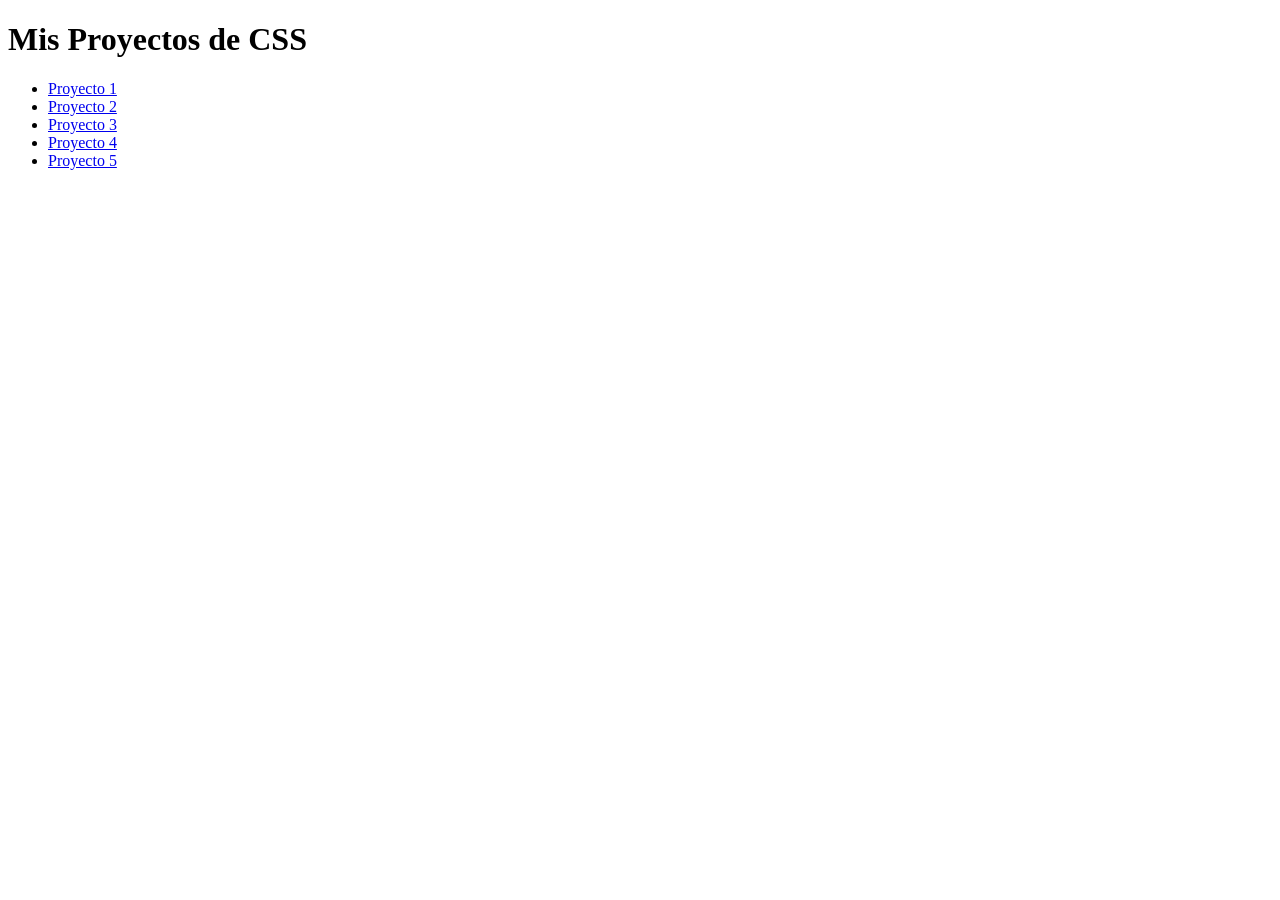
<file: index.html>
<!doctype html>
<html lang="es">
  <head>
    <meta charset="UTF-8" />
    <title>Mis Proyectos de CSS</title>
  </head>
  <body>
    <h1>Mis Proyectos de CSS</h1>
    <ul>
      <li><a href="./Proyecto_01/index.html">Proyecto 1</a></li>
      <li><a href="./Proyecto_02/index.html">Proyecto 2</a></li>
      <li><a href="./Proyecto_03/index.html">Proyecto 3</a></li>
      <li><a href="./Proyecto_04/index.html">Proyecto 4</a></li>
      <li><a href="./Proyecto_05/index.html">Proyecto 5</a></li>
    </ul>
  </body>
</html>
</file>
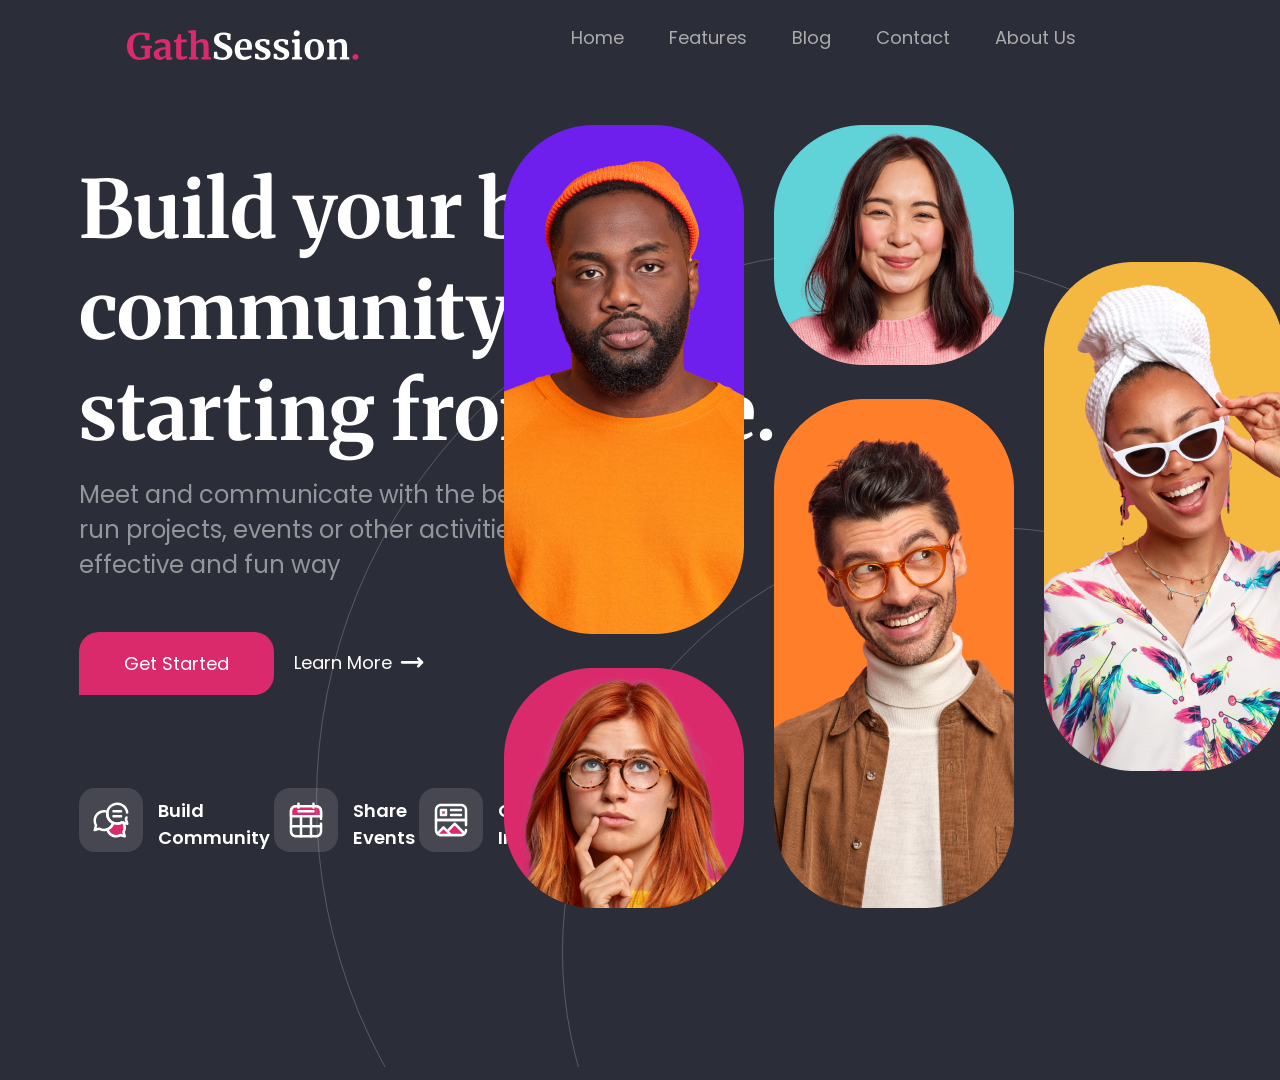
<file: Proyecto_02/index.html>
<!doctype html>
<html lang="">
  <head>
    <meta charset="utf-8" />
    <meta name="viewport" content="width=device-width, initial-scale=1" />
    <title>Proyecto 02 GathSession Franccesco Carbonel</title>
    <link rel="stylesheet" href="css/style.css" />
    <meta name="description" content="" />

    <meta property="og:title" content="" />
    <meta property="og:type" content="" />
    <meta property="og:url" content="" />
    <meta property="og:image" content="" />
    <meta property="og:image:alt" content="" />

    <link rel="icon" href="/favicon.ico" sizes="any" />
    <link rel="icon" href="/icon.svg" type="image/svg+xml" />
    <link rel="apple-touch-icon" href="icon.png" />

    <link rel="manifest" href="site.webmanifest" />
    <meta name="theme-color" content="#fafafa" />

    <link rel="preconnect" href="https://fonts.googleapis.com" />
    <link rel="preconnect" href="https://fonts.gstatic.com" crossorigin />
    <link
      href="https://fonts.googleapis.com/css2?family=Merriweather:opsz,wght@18..144,700&family=Poppins:wght@400;600&display=swap"
      rel="stylesheet"
    />
  </head>

  <body>
    <header>
      <nav>
        <img src="img/logo.svg" alt="logo" />
        <ul>
          <li>
            <a href="#">Home<img src="img/line.svg" /></a>
          </li>
          <li>
            <a href="#">Features<img src="img/line.svg" /></a>
          </li>
          <li>
            <a href="#">Blog<img src="img/line.svg" /></a>
          </li>
          <li>
            <a href="#">Contact<img src="img/line.svg" /></a>
          </li>
          <li>
            <a href="#">About Us<img src="img/line.svg" /></a>
          </li>
        </ul>
      </nav>
      <div class="hero">
        <section class="hero__main">
          <div class="hero_title">
            <h1>Build your best community starting from here.</h1>
            <p>
              Meet and communicate with the best people to run projects, events
              or other activities in a more effective and fun way
            </p>
            <div class="hero_buttons">
              <ul>
                <li><a href="#" class="btn">Get Started</a></li>
                <li>
                  <a href="#"
                    >Learn More<img src="img/icon_arrow.svg" alt=""
                  /></a>
                </li>
              </ul>
            </div>
          </div>
          <div class="hero_service">
            <div class="lowbar">
              <div><img src="img/icon_community.svg" alt="community" /></div>
              <div>Build Community</div>
            </div>
            <div class="lowbar">
              <div><img src="img/icon_events.svg" alt="events" /></div>
              <div>Share Events</div>
            </div>
            <div class="lowbar">
              <div><img src="img/icon_info.svg" alt="information" /></div>
              <div>Get Information</div>
            </div>
          </div>
        </section>
        <section class="hero__content">
          <div class="purple"><img src="img/man_purple.png" alt="" /></div>
          <div class="cyan"><img src="img/woman_cyan.png" alt="" /></div>
          <div class="yellow"><img src="img/woman_yellow.png" alt="" /></div>
          <div class="red"><img src="img/woman_red.png" alt="" /></div>
          <div class="orange"><img src="img/man_orange.png" alt="" /></div>
        </section>
      </div>
      <img src="img/ellipse.svg" alt="elipse" class="elipse" />
      <img src="img/ellipse2.svg" alt="elipse2" class="elipse2" />
    </header>
  </body>
</html>
</file>
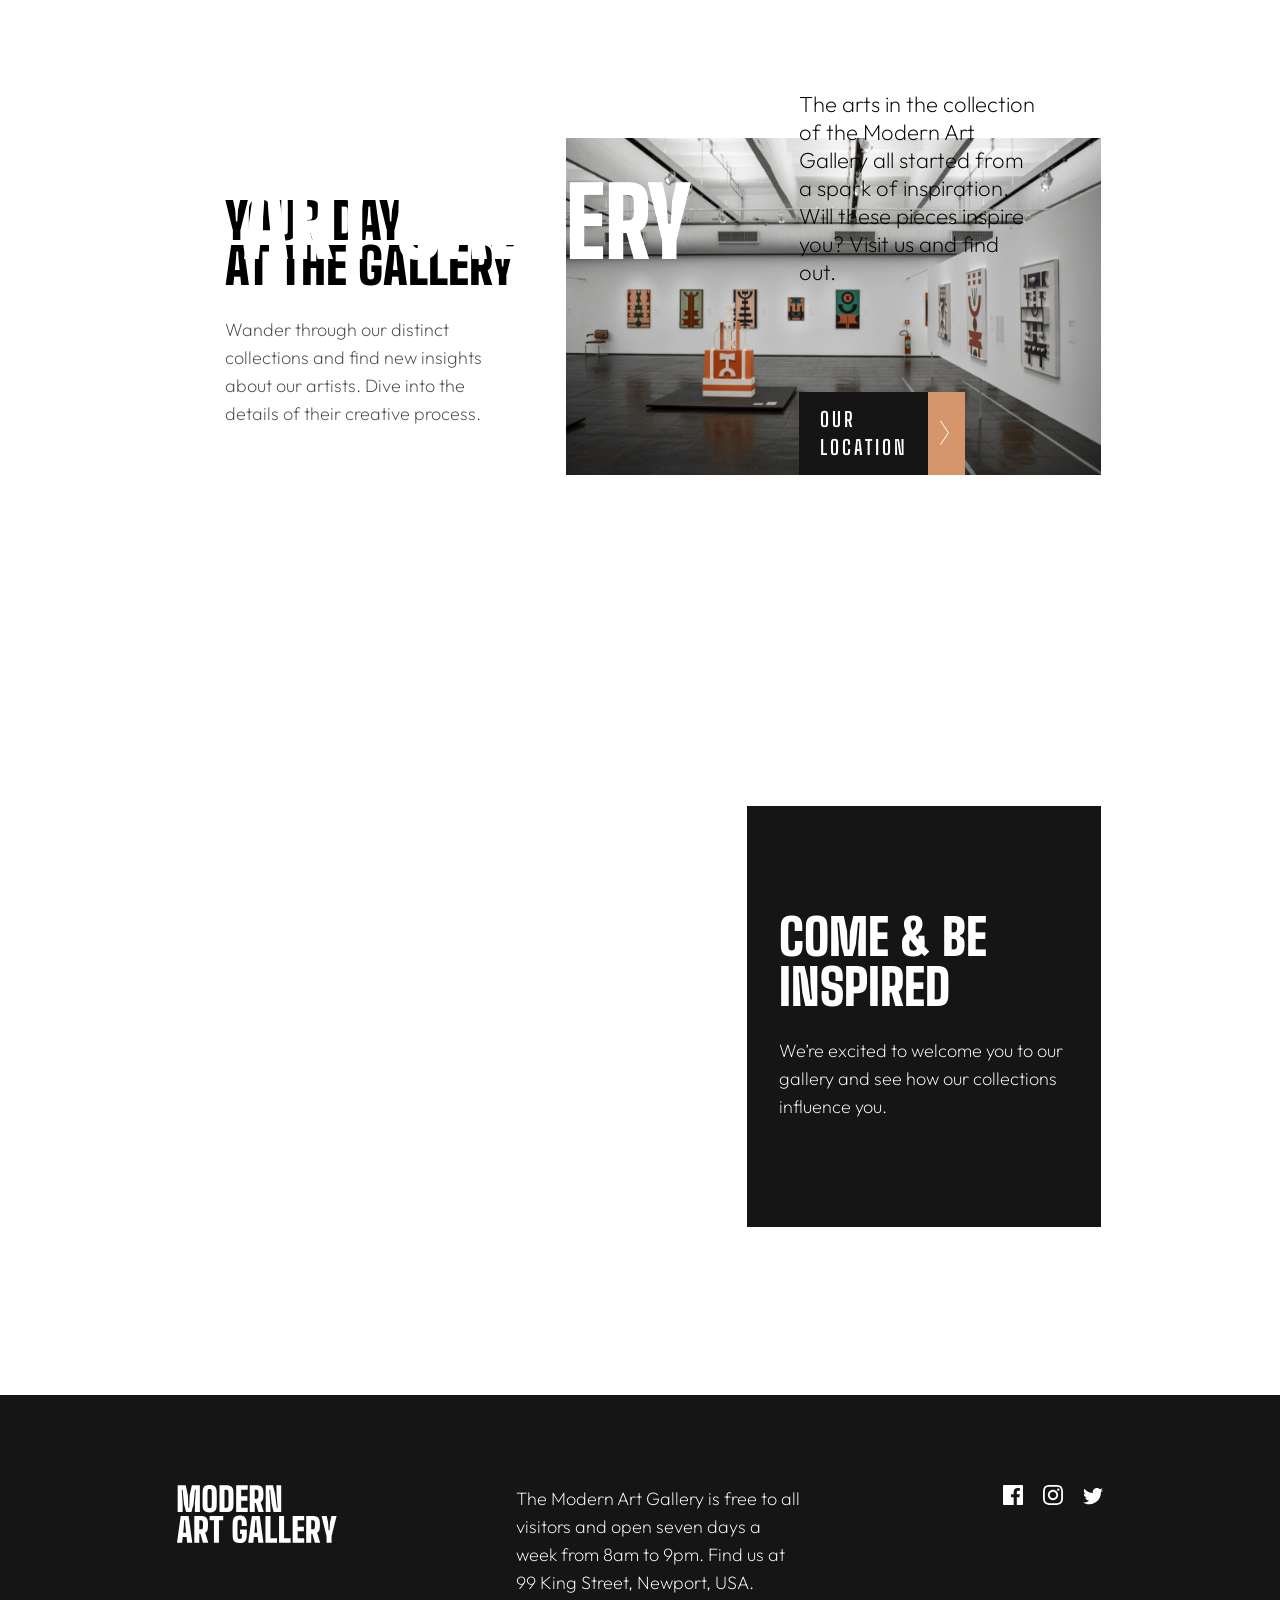
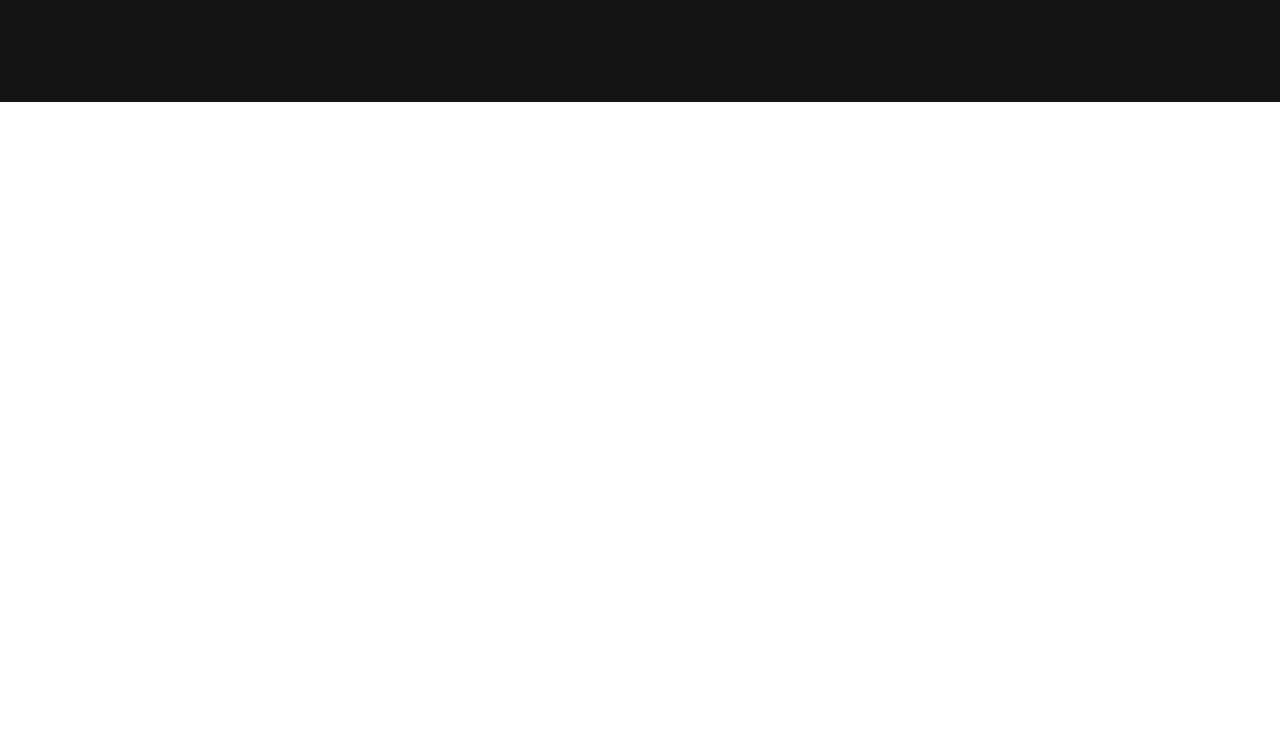
<file: Proyecto_03/index.html>
<!doctype html>
<html lang="">
  <head>
    <meta charset="utf-8" />
    <meta name="viewport" content="width=device-width, initial-scale=1" />
    <title>Proyecto 03 Modern Art Gallery Franccesco Carbonel</title>
    <link rel="stylesheet" href="css/style.css" />
    <meta name="description" content="" />

    <meta property="og:title" content="" />
    <meta property="og:type" content="" />
    <meta property="og:url" content="" />
    <meta property="og:image" content="" />
    <meta property="og:image:alt" content="" />

    <link rel="icon" href="/favicon.ico" sizes="any" />
    <link rel="icon" href="/icon.svg" type="image/svg+xml" />
    <link rel="apple-touch-icon" href="icon.png" />

    <link rel="manifest" href="site.webmanifest" />
    <meta name="theme-color" content="#fafafa" />
  </head>

  <body>
    <header>
      <div class="header_container">
        <div class="header_background">
          <div class="header_img">
            <picture>
              <!-- preparamos las imagenes para responsive -->
              <source
                media="(min-width: 1200px)"
                srcset="img/abuela_desktop.png"
              />
              <source
                media="(min-width: 768px)"
                srcset="img/abuela_tablet.png"
              />
              <img src="img/abuela_movil.png" alt="abuela" />
            </picture>
          </div>
          <div class="header_black"></div>
          <div></div>
        </div>
        <div class="hero">
          <h1>Modern <span class="salto">Art Gallery</span></h1>
          <div class="hero_text">
            <p>
              The arts in the collection of the Modern Art Gallery all started
              from a spark of inspiration. Will these pieces inspire you? Visit
              us and find out.
            </p>
            <ul>
              <li>
                <a href="maps.html" class="btn"
                  >Our Location<img
                    src="img/path_dcha.svg"
                    alt="flecha"
                    class="flecha"
                /></a>
              </li>
            </ul>
          </div>
        </div>
      </div>
    </header>
    <main>
      <div class="main">
        <div class="gallery">
          <div>
            <picture>
              <!-- preparamos las imagenes para responsive -->
              <source
                media="(min-width: 1200px)"
                srcset="img/galeria_desktop.png"
              />
              <source
                media="(min-width: 768px)"
                srcset="img/galeria_tablet.png"
              />
              <img src="img/galeria_movil.png" alt="galeria" />
            </picture>
          </div>
          <div class="gallery_text">
            <h1>Your Day <span class="salto">at the Gallery</span></h1>
            <p>
              Wander through our distinct collections and find new insights
              about our artists. Dive into the details of their creative
              process.
            </p>
          </div>
        </div>
        <div class="inspired">
          <picture class="banco">
            <!-- preparamos las imagenes para responsive -->
            <source
              media="(min-width: 1200px)"
              srcset="img/banco_desktop.png"
            />
            <source media="(min-width: 760px)" srcset="img/banco_tablet.png" />
            <img src="img/banco_movil.png" alt="banco" />
          </picture>
          <picture class="gente">
            <!-- preparamos las imagenes para responsive -->
            <source
              media="(min-width: 1200px)"
              srcset="img/gente_desktop.png"
            />
            <source media="(min-width: 760px)" srcset="img/gente_tablet.png" />
            <img src="img/gente_movil.png" alt="gente" />
          </picture>
          <div class="inspired_text">
            <h2>Come & be inspired</h2>
            <p>
              We’re excited to welcome you to our gallery and see how our
              collections influence you.
            </p>
          </div>
        </div>
      </div>
    </main>
    <footer class="info">
      <div class="info_text">
        <picture class="logo">
          <!-- preparamos las imagenes para responsive -->
          <source
            media="(min-width: 1200px)"
            srcset="img/info_logo_desktop.svg"
          />
          <img src="img/info_logo.svg" alt="logo" />
        </picture>
        <p>
          The Modern Art Gallery is free to all visitors and open seven days a
          week from 8am to 9pm. Find us at 99 King Street, Newport, USA.
        </p>
        <ul>
          <li>
            <a href="#"><img src="img/icon_facebook_white.svg" alt="" /></a>
          </li>
          <li>
            <a href="#"><img src="img/icon_insta_white.svg" alt="" /></a>
          </li>
          <li>
            <a href="#"><img src="img/icon_twitter_white.svg" alt="" /></a>
          </li>
        </ul>
      </div>
    </footer>
  </body>
</html>
</file>
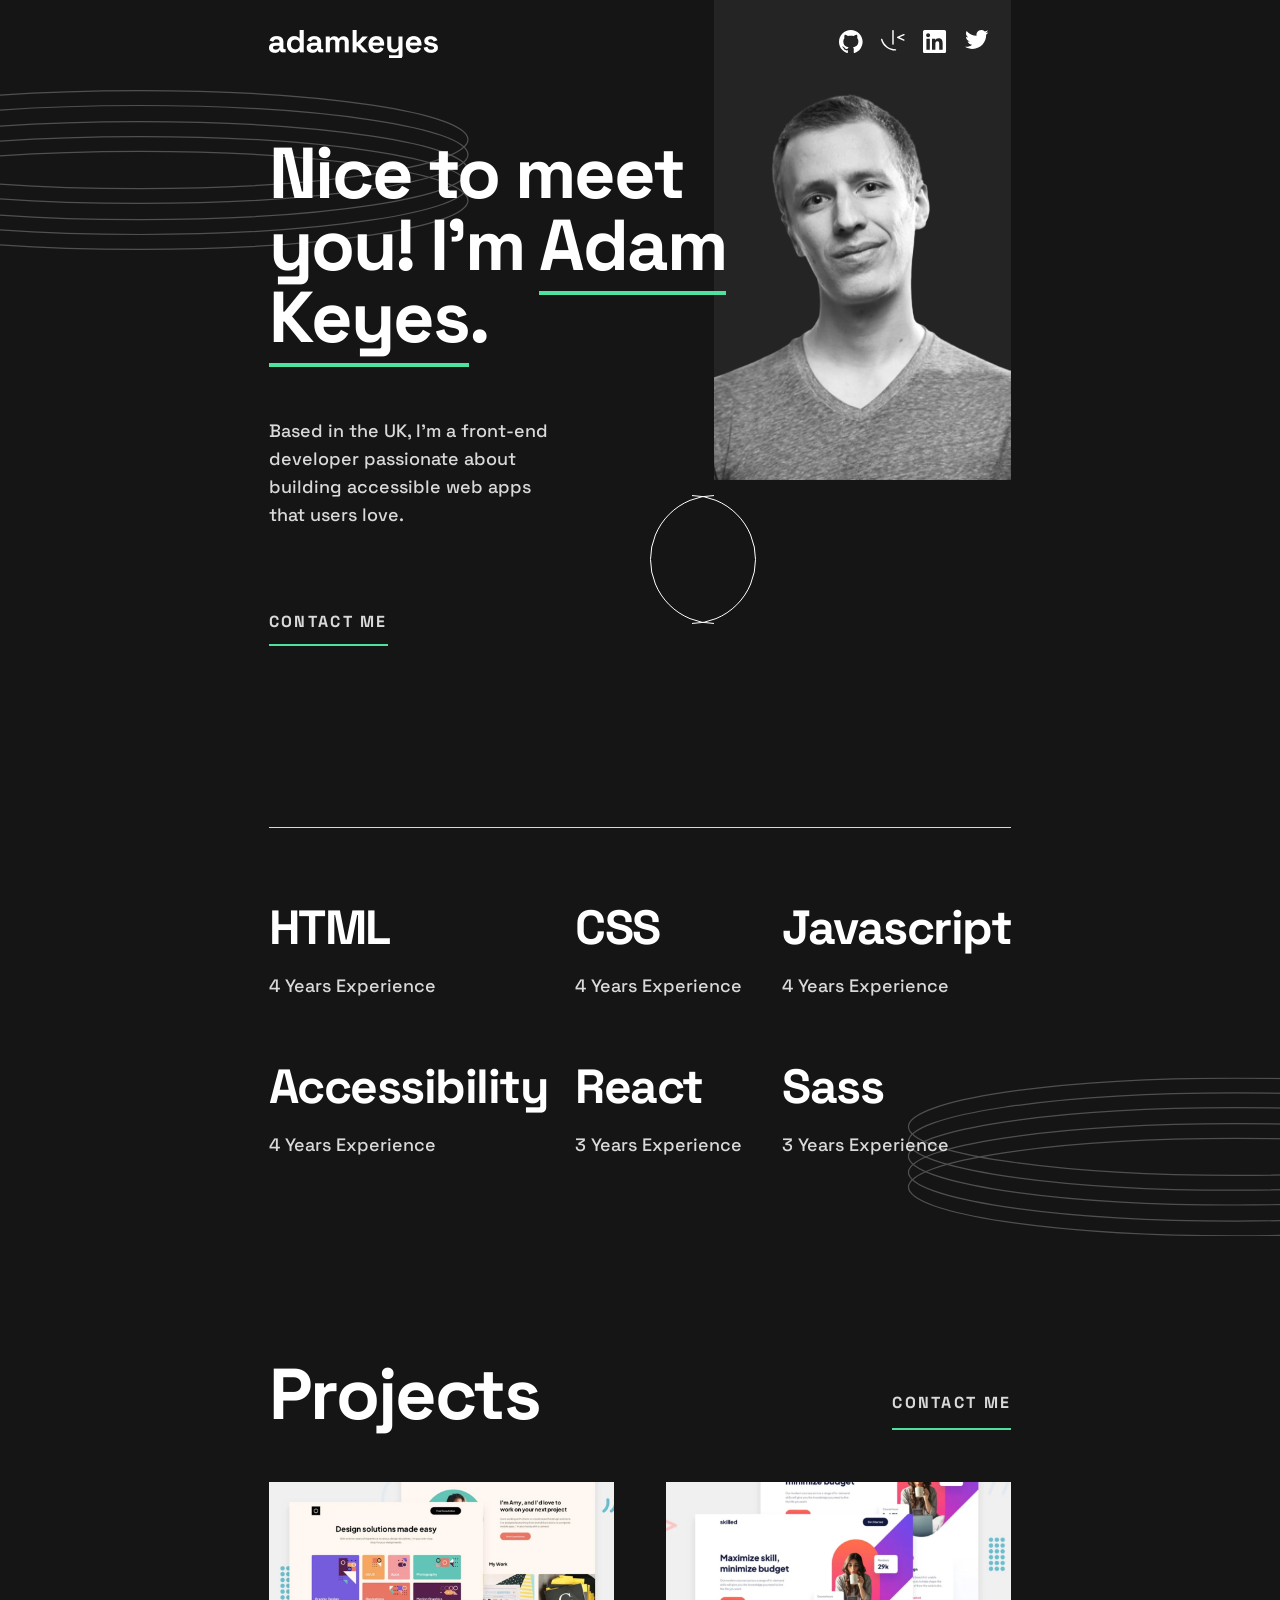
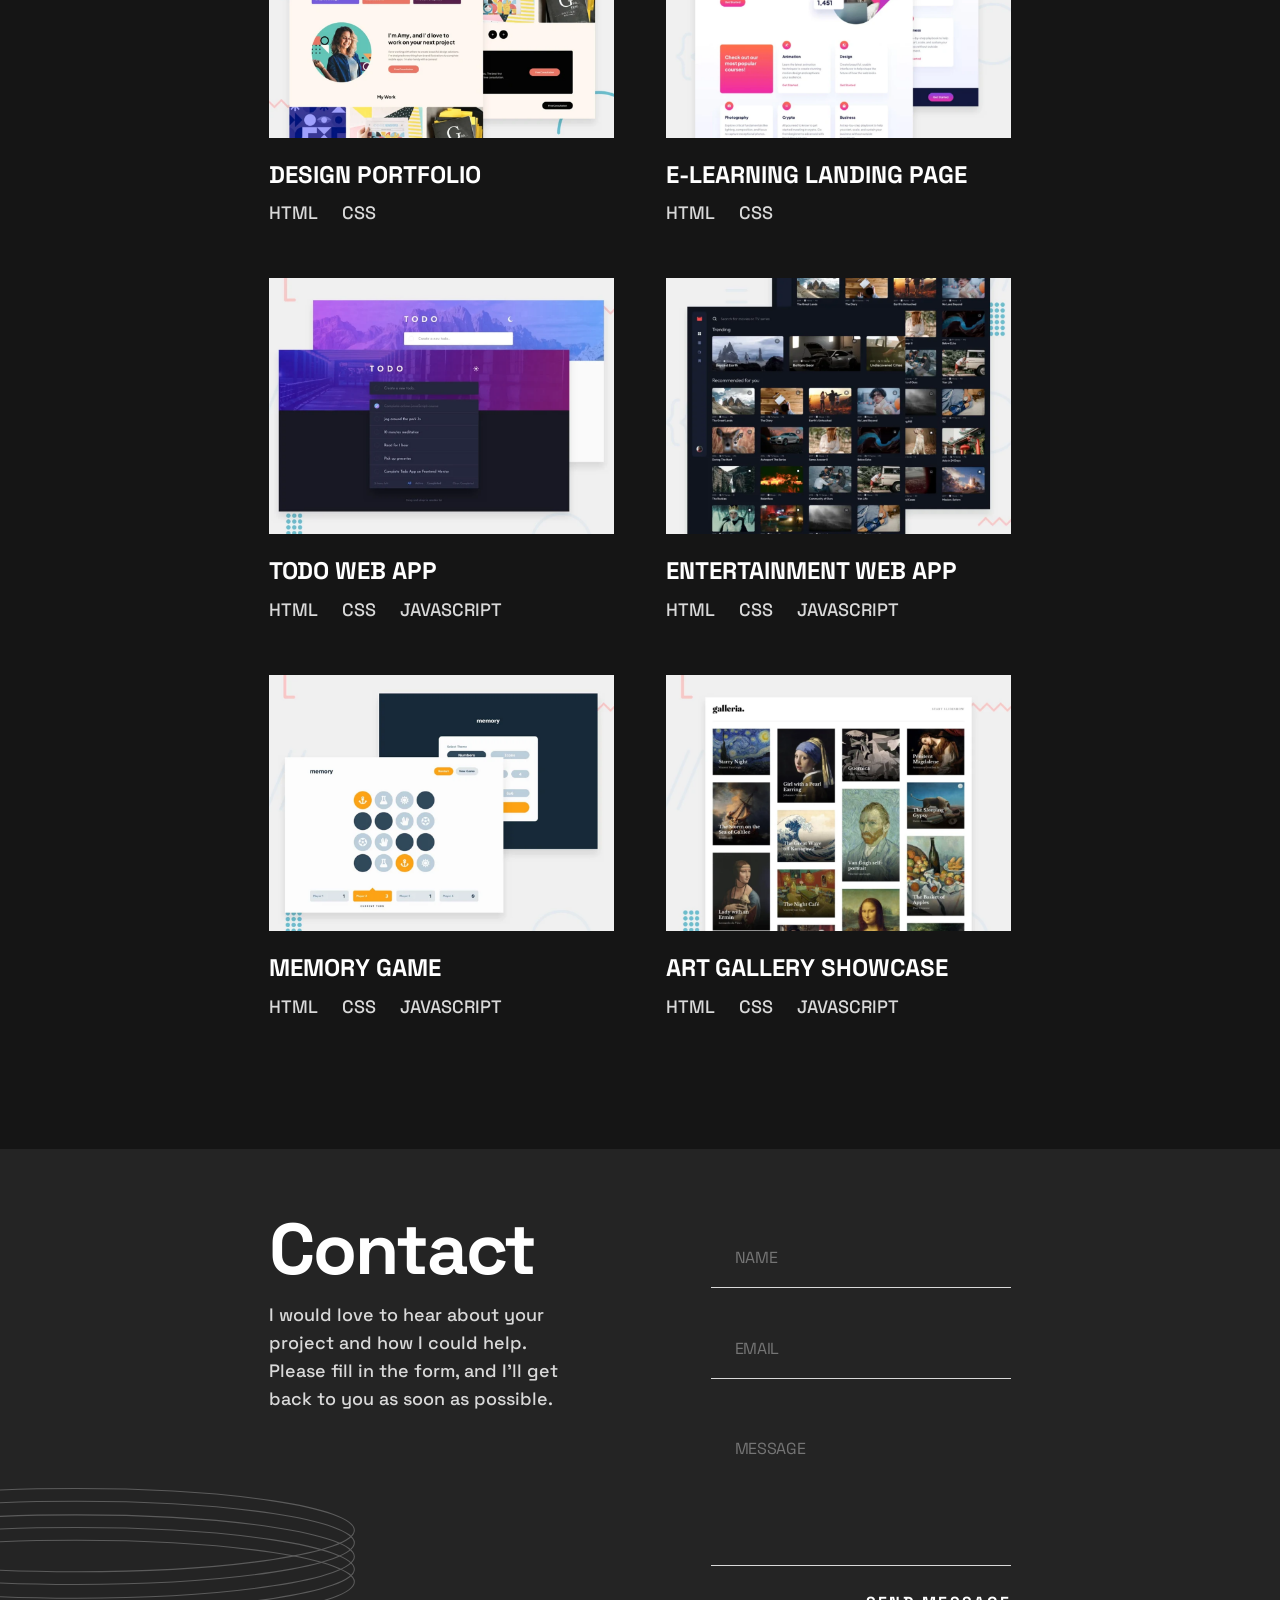
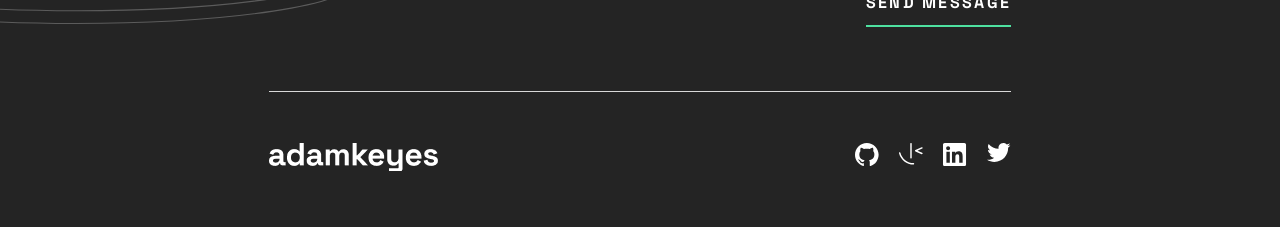
<file: Proyecto_04/index.html>
<!doctype html>
<html lang="">
  <head>
    <meta charset="utf-8" />
    <meta name="viewport" content="width=device-width, initial-scale=1" />
    <title>Proyecto 04 Portfolio Franccesco Carbonel</title>
    <link rel="stylesheet" href="css/style.css" />
    <meta name="description" content="" />

    <meta property="og:title" content="" />
    <meta property="og:type" content="" />
    <meta property="og:url" content="" />
    <meta property="og:image" content="" />
    <meta property="og:image:alt" content="" />

    <link rel="icon" href="/favicon.ico" sizes="any" />
    <link rel="icon" href="/icon.svg" type="image/svg+xml" />
    <link rel="apple-touch-icon" href="icon.png" />

    <link rel="manifest" href="site.webmanifest" />
    <meta name="theme-color" content="#fafafa" />
  </head>

  <body>
    <header>
      <div class="hero">
        <nav class="navbar">
          <picture>
            <source
              media="(min-width: 48rem)"
              srcset="img/adamkeyes-logo.png"
            />
            <img src="img/adamkeyes_mobile.png" alt="" />
          </picture>
          <ul>
            <li><img src="img/icon_git.svg" alt="" /></li>
            <li><img src="img/icon_mentor.svg" alt="" /></li>
            <li><img src="img/icon_linkedin.svg" alt="" /></li>
            <li><img src="img/icon_twitter.svg" alt="" /></li>
          </ul>
        </nav>
        <div class="hero_container">
          <div class="hero_text">
            <h1>
              Nice to <span class="salto">meet you! I'm </span
              ><span class="text-underline">Adam Keyes</span>.
            </h1>
            <p>
              Based in the UK, I’m a front-end developer passionate about
              building accessible web apps that users love.
            </p>
            <a href="#" class="uppercase text-underline">Contact me</a>
          </div>
          <div class="hero_background">
            <picture>
              <!-- 1. Pantallas Grandes (Desktop): De 1024px en adelante -->
              <source
                media="(min-width: 64rem)"
                srcset="img/adam_desktop.png"
              />

              <!-- 2. Pantallas Medianas (Tablet): De 768px hasta 1023px -->
              <source media="(min-width: 48rem)" srcset="img/adam_tablet.png" />

              <!-- 3. Imagen por Defecto (Mobile): Se muestra en pantallas menores a 768px -->
              <img
                src="img/adam_movil.png"
                alt="Adam Keyes"
                loading="low"
                class="hero__img"
              />
            </picture>
          </div>
        </div>
      </div>
      <img src="img/espiral.svg" alt="espiral" class="espiral" />
      <img src="img/oval.svg" alt="oval" class="oval" />
      <img src="img/oval.svg" alt="oval" class="oval_2" />
    </header>
    <!-- Main -->
    <!-- Section experience -->
    <!-- ---- -->
    <main>
      <section class="experience">
        <div class="exp_container">
          <div class="exp_text">
            <h2 class="uppercase">Html</h2>
            <p>4 Years Experience</p>
          </div>
          <div class="exp_text">
            <h2 class="uppercase">Css</h2>
            <p>4 Years Experience</p>
          </div>
          <div class="exp_text">
            <h2>Javascript</h2>
            <p>4 Years Experience</p>
          </div>
          <div class="exp_text">
            <h2>Accessibility</h2>
            <p>4 Years Experience</p>
          </div>
          <div class="exp_text">
            <h2>React</h2>
            <p>3 Years Experience</p>
          </div>
          <div class="exp_text">
            <h2>Sass</h2>
            <p>3 Years Experience</p>
          </div>
        </div>
        <img src="img/espiral.svg" alt="espiral" class="espiral_exp" />
      </section>

      <!-- ---- -->
      <!-- Section Projects -->
      <!-- ---- -->
      <section class="projects">
        <div class="projects_title">
          <h1>Projects</h1>
          <a href="#" class="uppercase text-underline">Contact me</a>
        </div>
        <div class="projects_wrapper">
          <article>
            <div class="project_img">
              <picture>
                <!-- Pantallas Grandes (Desktop): De 1024px en adelante -->
                <source
                  media="(min-width: 64rem)"
                  srcset="img/design_desktop.png"
                />
                <img
                  src="img/design_movil.png"
                  alt="Adam Keyes"
                  loading="lazy"
                />
              </picture>
              <ul>
                <li>
                  <a href="#" class="text-underline uppercase">View Project</a>
                </li>
                <li>
                  <a href="#" class="text-underline uppercase">View Code</a>
                </li>
              </ul>
            </div>
            <div class="article_text">
              <h3 class="uppercase">Design Portfolio</h3>
              <div class="skills uppercase">
                <p>Html</p>
                <p>Css</p>
              </div>
              <ul>
                <li>
                  <a href="#" class="text-underline uppercase">View Project</a>
                </li>
                <li>
                  <a href="#" class="text-underline uppercase">View Code</a>
                </li>
              </ul>
            </div>
          </article>
          <!-- ---- -->
          <!-- ---- -->
          <!-- ---- -->
          <article>
            <div class="project_img">
              <picture>
                <!-- Pantallas Grandes (Desktop): De 1024px en adelante -->
                <source
                  media="(min-width: 64rem)"
                  srcset="img/learning_desktop.png"
                />
                <img
                  src="img/learning_desktop.png"
                  alt="e-learning"
                  loading="lazy"
                />
              </picture>
              <ul>
                <li>
                  <a href="#" class="text-underline uppercase">View Project</a>
                </li>
                <li>
                  <a href="#" class="text-underline uppercase">View Code</a>
                </li>
              </ul>
            </div>
            <div class="article_text">
              <h3 class="uppercase">E-Learning Landing Page</h3>
              <div class="skills uppercase">
                <p>Html</p>
                <p>Css</p>
              </div>
              <ul>
                <li>
                  <a href="#" class="text-underline uppercase">View Project</a>
                </li>
                <li>
                  <a href="#" class="text-underline uppercase">View Code</a>
                </li>
              </ul>
            </div>
          </article>
          <!-- ---- -->
          <!-- ---- -->
          <!-- ---- -->
          <article>
            <div class="project_img">
              <picture>
                <!-- Pantallas Grandes (Desktop): De 1024px en adelante -->
                <source
                  media="(min-width: 64rem)"
                  srcset="img/web_desktop.png"
                />
                <img src="img/web_movil.png" alt="todo-web" loading="lazy" />
              </picture>
              <ul>
                <li>
                  <a href="#" class="text-underline uppercase">View Project</a>
                </li>
                <li>
                  <a href="#" class="text-underline uppercase">View Code</a>
                </li>
              </ul>
            </div>
            <div class="article_text">
              <h3 class="uppercase">Todo Web App</h3>
              <div class="skills uppercase">
                <p>Html</p>
                <p>Css</p>
                <p>Javascript</p>
              </div>
              <ul>
                <li>
                  <a href="#" class="text-underline uppercase">View Project</a>
                </li>
                <li>
                  <a href="#" class="text-underline uppercase">View Code</a>
                </li>
              </ul>
            </div>
          </article>
          <!-- ---- -->
          <!-- ---- -->
          <!-- ---- -->
          <article>
            <div class="project_img">
              <picture>
                <!-- Pantallas Grandes (Desktop): De 1024px en adelante -->
                <source
                  media="(min-width: 64rem)"
                  srcset="img/entertainment_desktop.png"
                />
                <img
                  src="img/entertainment_movil.png"
                  alt="Adam Keyes"
                  loading="lazy"
                />
              </picture>
              <ul>
                <li>
                  <a href="#" class="text-underline uppercase">View Project</a>
                </li>
                <li>
                  <a href="#" class="text-underline uppercase">View Code</a>
                </li>
              </ul>
            </div>
            <div class="article_text">
              <h3 class="uppercase">Entertainment Web App</h3>
              <div class="skills uppercase">
                <p>Html</p>
                <p>Css</p>
                <p>Javascript</p>
              </div>
              <ul>
                <li>
                  <a href="#" class="text-underline uppercase">View Project</a>
                </li>
                <li>
                  <a href="#" class="text-underline uppercase">View Code</a>
                </li>
              </ul>
            </div>
          </article>
          <!-- ---- -->
          <!-- ---- -->
          <!-- ---- -->
          <article>
            <div class="project_img">
              <picture>
                <!-- Pantallas Grandes (Desktop): De 1024px en adelante -->
                <source
                  media="(min-width: 64rem)"
                  srcset="img/memory_desktop.png"
                />
                <img
                  src="img/memory_desktop.png"
                  alt="Adam Keyes"
                  loading="lazy"
                />
              </picture>
              <ul>
                <li>
                  <a href="#" class="text-underline uppercase">View Project</a>
                </li>
                <li>
                  <a href="#" class="text-underline uppercase">View Code</a>
                </li>
              </ul>
            </div>
            <div class="article_text">
              <h3 class="uppercase">Memory Game</h3>
              <div class="skills uppercase">
                <p>Html</p>
                <p>Css</p>
                <p>Javascript</p>
              </div>
              <ul>
                <li>
                  <a href="#" class="text-underline uppercase">View Project</a>
                </li>
                <li>
                  <a href="#" class="text-underline uppercase">View Code</a>
                </li>
              </ul>
            </div>
          </article>
          <!-- ---- -->
          <!-- ---- -->
          <!-- ---- -->
          <article>
            <div class="project_img">
              <picture>
                <!-- Pantallas Grandes (Desktop): De 1024px en adelante -->
                <source
                  media="(min-width: 64rem)"
                  srcset="img/art_desktop.png"
                />
                <img src="img/art_movil.png" alt="design" loading="lazy" />
              </picture>
              <ul>
                <li>
                  <a href="#" class="text-underline uppercase">View Project</a>
                </li>
                <li>
                  <a href="#" class="text-underline uppercase">View Code</a>
                </li>
              </ul>
            </div>
            <div class="article_text">
              <h3 class="uppercase">Art Gallery Showcase</h3>
              <div class="skills uppercase">
                <p>Html</p>
                <p>Css</p>
                <p>Javascript</p>
              </div>
              <ul>
                <li>
                  <a href="#" class="text-underline uppercase">View Project</a>
                </li>
                <li>
                  <a href="#" class="text-underline uppercase">View Code</a>
                </li>
              </ul>
            </div>
          </article>
        </div>
      </section>
    </main>

    <!-- ---- -->
    <!-- Footer -->
    <!-- ---- -->
    <footer>
      <section class="contact">
        <div class="contact__container">
          <!-- Texto Contacto -->
          <div class="contact__text">
            <h1>Contact</h1>
            <p>
              I would love to hear about your project and how I could help.
              Please fill in the form, and I'll get back to you as soon as
              possible.
            </p>
          </div>

          <!-- El Formulario -->
          <form class="contact__form" action="#" method="POST">
            <!-- Grupo: Nombre -->
            <div class="form__group">
              <label for="name" class="sr-only uppercase"></label>
              <input
                type="text"
                id="name"
                name="name"
                placeholder="NAME"
                required
                class="form__input uppercase"
              />
            </div>

            <!-- Grupo: Email -->
            <div class="form__group email">
              <label for="email" class="sr-only uppercase"></label>

              <input
                type="email"
                id="email"
                name="email"
                placeholder="EMAIL"
                required
                class="form__input uppercase"
              />
              <img src="img/fallo.svg" alt="error" class="error-icon" /><span
                class="error-msg"
                >Sorry, invalid format here</span
              >
            </div>

            <!-- Grupo: Mensaje -->
            <div class="form__group">
              <label for="message" class="sr-only uppercase"></label>
              <textarea
                id="message"
                name="message"
                placeholder="MESSAGE"
                rows="4"
                required
                class="form__input form__textarea uppercase"
              ></textarea>
            </div>

            <!-- Botón de Envío -->
            <div class="form__actions">
              <button type="submit" class="btn-submit uppercase">
                Send Message
              </button>
            </div>
          </form>
        </div>
      </section>
      <nav class="navbar">
        <picture>
          <source media="(min-width: 48rem)" srcset="img/adamkeyes-logo.png" />
          <img src="img/adamkeyes_mobile.png" alt="" />
        </picture>
        <ul>
          <li><img src="img/icon_git.svg" alt="" /></li>
          <li><img src="img/icon_mentor.svg" alt="" /></li>
          <li><img src="img/icon_linkedin.svg" alt="" /></li>
          <li><img src="img/icon_twitter.svg" alt="" /></li>
        </ul>
      </nav>
      <img src="img/espiral.svg" alt="espiral" class="espiral_form" />
    </footer>
  </body>
</html>
</file>
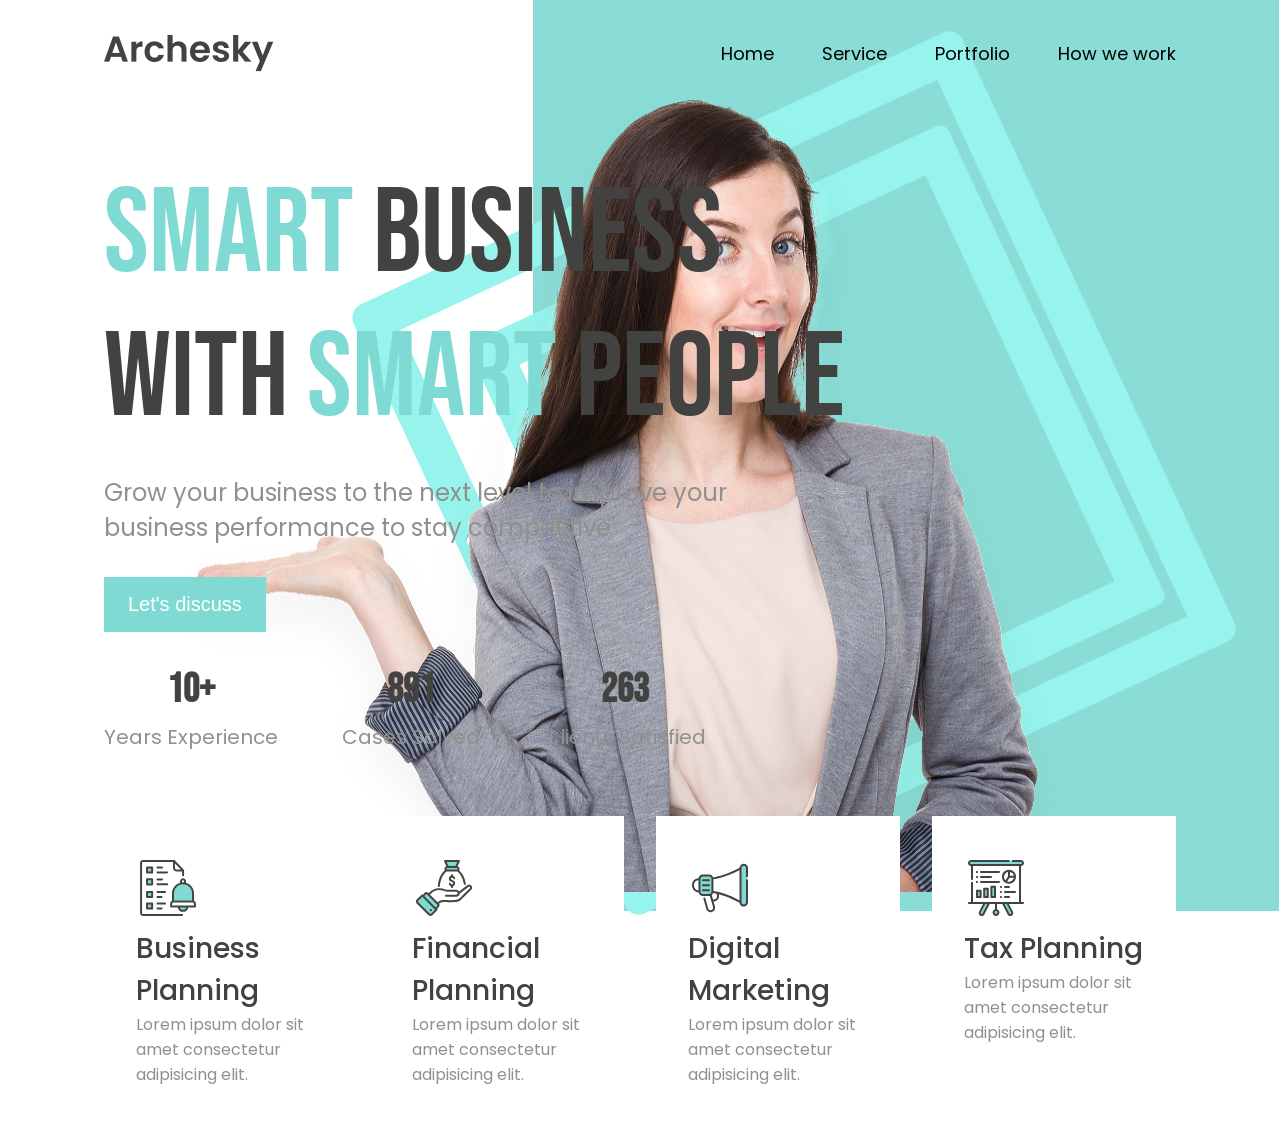
<file: Proyecto_prueba/index.html>
<!doctype html>
<html lang="">
  <head>
    <meta charset="utf-8" />
    <meta name="viewport" content="width=device-width, initial-scale=1" />
    <title></title>
    <link rel="stylesheet" href="css/style.css" />
    <meta name="description" content="" />

    <meta property="og:title" content="" />
    <meta property="og:type" content="" />
    <meta property="og:url" content="" />
    <meta property="og:image" content="" />
    <meta property="og:image:alt" content="" />

    <link rel="icon" href="/favicon.ico" sizes="any" />
    <link rel="icon" href="/icon.svg" type="image/svg+xml" />
    <link rel="apple-touch-icon" href="icon.png" />

    <link rel="manifest" href="site.webmanifest" />
    <meta name="theme-color" content="#fafafa" />

    <link rel="preconnect" href="https://fonts.googleapis.com" />
    <link rel="preconnect" href="https://fonts.gstatic.com" crossorigin />
    <link
      href="https://fonts.googleapis.com/css2?family=Bebas+Neue&family=Roboto:ital,wdth,wght@0,75..100,100..900;1,75..100,100..900&display=swap"
      rel="stylesheet"
    />

    <link rel="preconnect" href="https://fonts.googleapis.com" />
    <link rel="preconnect" href="https://fonts.gstatic.com" crossorigin />
    <link
      href="https://fonts.googleapis.com/css2?family=Bebas+Neue&family=Poppins:ital,wght@0,100;0,200;0,300;0,400;0,500;0,600;0,700;0,800;0,900;1,100;1,200;1,300;1,400;1,500;1,600;1,700;1,800;1,900&family=Roboto:ital,wdth,wght@0,75..100,100..900;1,75..100,100..900&display=swap"
      rel="stylesheet"
    />
  </head>

  <body>
    <header>
      <div class="square">
        <div class="border-squares">
          <div class="square1"></div>
          <div class="square2"></div>
        </div>
      </div>
      
      <nav>
        <img src="img/logo.png" alt="Logo" class="logo"/>
        <ul class="nav-links">
          <li><a href="#">Home</a></li>
          <li><a href="#">Service</a></li>
          <li><a href="#">Portfolio</a></li>
          <li><a href="#">How we work</a></li>
        </ul>
      </nav>
      <div class="header-container">
        <div class="header-content">
          <h1>
            <strong>Smart</strong> Business <br />with
            <strong>Smart</strong> People
          </h1>
          <p>
            Grow your business to the next level to improve your<br />
            business performance to stay competitive
          </p>
          <button>Let's discuss</button>
        </div>
        <section class="total">
          <div class="total-item">
            <h2>10+</h2>
            <p>Years Experience</p>
          </div>
          <div class="total-item">
            <h2>891</h2>
            <p>Cases Solved</p>
          </div>
          <div class="total-item">
            <h2>263</h2>
            <p>Clients Satisfied</p>
        </section>
      </div>

      <img src="img/header-image.png" alt="Header Image" class="header-image"/>
      <section class="services">
        <article>
          <img src="img/doc.svg" alt="Document Icon" />
          <h2>Business Planning</h2>
          <p>Lorem ipsum dolor sit amet consectetur adipisicing elit.</p>
        </article>
        <article>
          <img src="img/mano.svg" alt="Hand Icon" />
          <h2>Financial Planning</h2>
          <p>Lorem ipsum dolor sit amet consectetur adipisicing elit.</p>
        </article>
        <article>
          <img src="img/altavoz.svg" alt="Speaker Icon" />
          <h2>Digital Marketing</h2>
          <p>Lorem ipsum dolor sit amet consectetur adipisicing elit.</p>
        </article>
        <article>
          <img src="img/pizarra.svg" alt="Tax Icon" />
          <h2>Tax Planning</h2>
          <p>Lorem ipsum dolor sit amet consectetur adipisicing elit.</p>
        </article>
      </section>
    </header>
  </body>
</html>
</file>
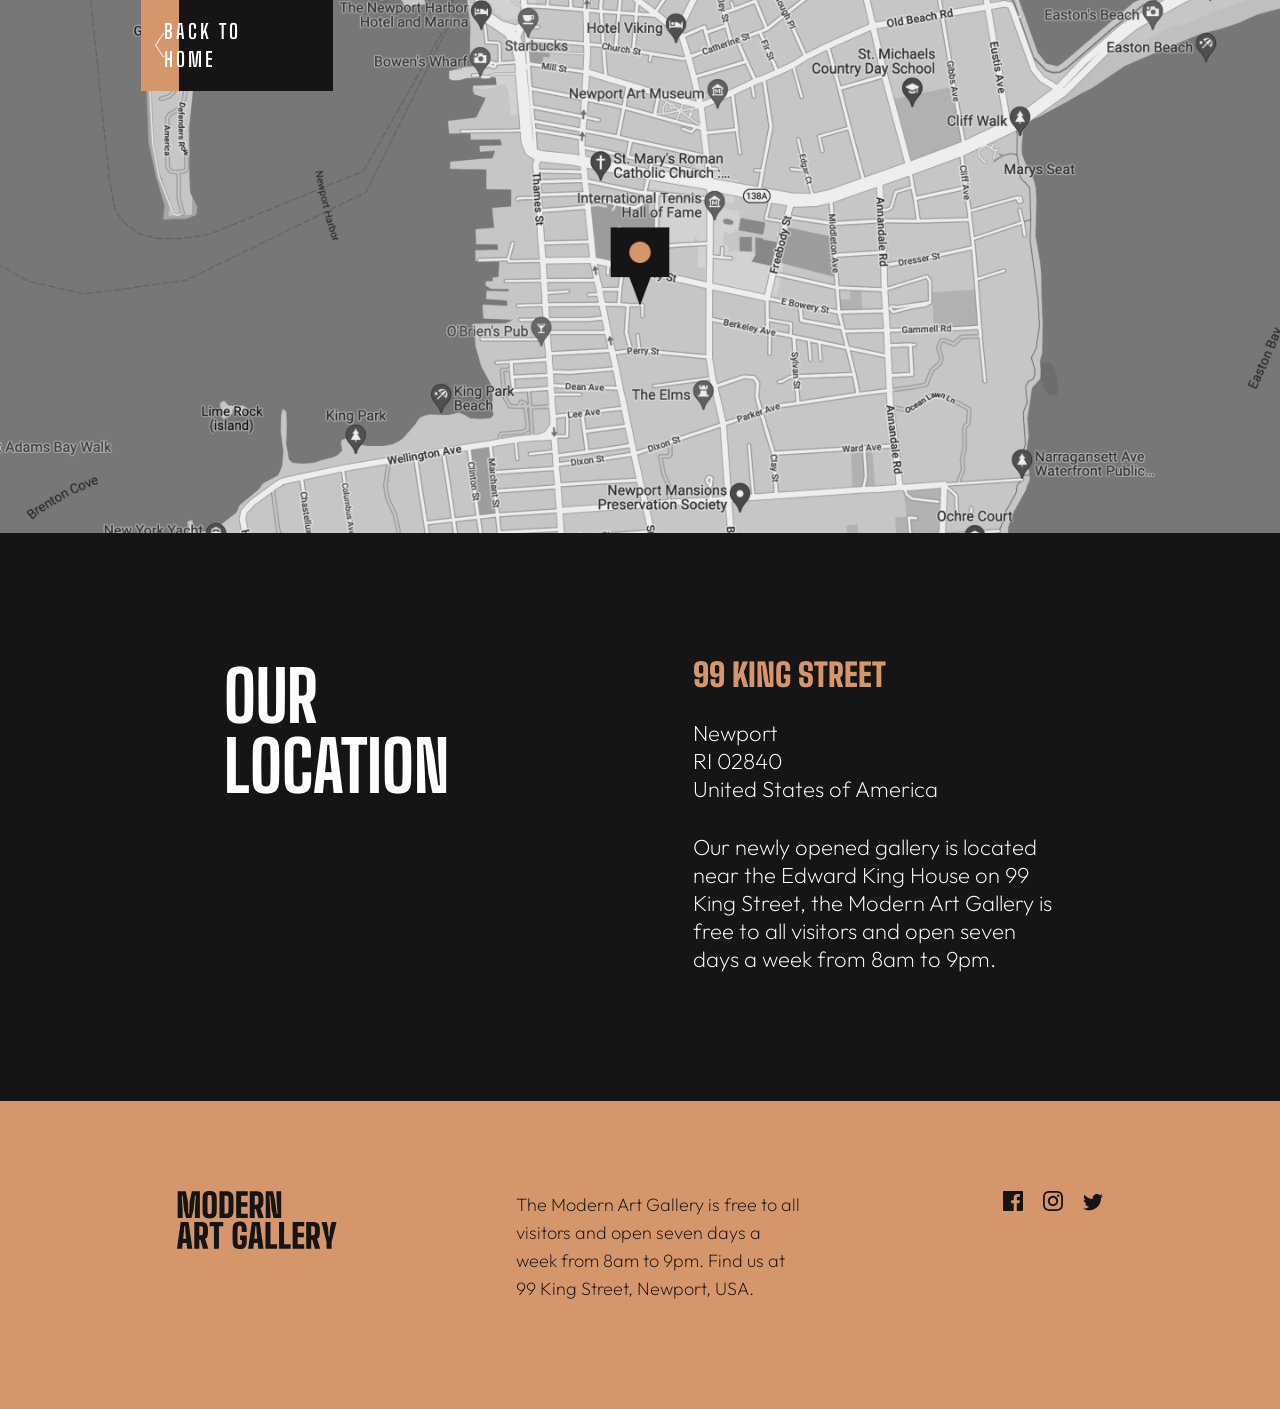
<file: Proyecto_03/maps.html>
<!doctype html>
<html lang="">
  <head>
    <meta charset="utf-8" />
    <meta name="viewport" content="width=device-width, initial-scale=1" />
    <title>Proyecto 02 GathSession Franccesco Carbonel</title>
    <link rel="stylesheet" href="css/style.css" />
    <meta name="description" content="" />

    <meta property="og:title" content="" />
    <meta property="og:type" content="" />
    <meta property="og:url" content="" />
    <meta property="og:image" content="" />
    <meta property="og:image:alt" content="" />

    <link rel="icon" href="/favicon.ico" sizes="any" />
    <link rel="icon" href="/icon.svg" type="image/svg+xml" />
    <link rel="apple-touch-icon" href="icon.png" />

    <link rel="manifest" href="site.webmanifest" />
    <meta name="theme-color" content="#fafafa" />
  </head>

  <body>
    <div class="mapa">
      <picture>
        <!-- preparamos las imagenes para responsive -->
        <source media="(min-width: 1200px)" srcset="img/mapa_desktop.png" />
        <source media="(min-width: 768px)" srcset="img/mapa_tablet.png" />
        <img src="img/mapa_movil.png" alt="mapa" />
      </picture>
      <ul>
        <li>
          <a href="index.html" class="btn"
            ><img src="img/path_dcha.svg" alt="flecha" /> Back to Home</a
          >
        </li>
      </ul>
    </div>
    <div class="location">
      <div class="location_container">
        <div class="location_title">
          <h1>Our Location</h1>
        </div>
        <div class="location_text">
          <h2>99 King Street</h2>
          <p>
            Newport <span class="salto">RI 02840 </span>United States of America
          </p>
          <p>
            Our newly opened gallery is located near the Edward King House on 99
            King Street, the Modern Art Gallery is free to all visitors and open
            seven days a week from 8am to 9pm.
          </p>
        </div>
      </div>
    </div>
    <footer class="info">
      <div class="info_maps">
        <div class="info_text">
          <picture class="logo">
            <!-- preparamos las imagenes para responsive -->
            <source
              media="(min-width: 1200px)"
              srcset="img/info_logo_desktop_black.svg"
            />
            <img src="img/info_logo_black.svg" alt="logo" />
          </picture>
          <p>
            The Modern Art Gallery is free to all visitors and open seven days a
            week from 8am to 9pm. Find us at 99 King Street, Newport, USA.
          </p>
          <ul>
            <li>
              <a href="#"><img src="img/icon_facebook_black.svg" alt="" /></a>
            </li>
            <li>
              <a href="#"><img src="img/icon_insta_black.svg" alt="" /></a>
            </li>
            <li>
              <a href="#"><img src="img/icon_twitter_black.svg" alt="" /></a>
            </li>
          </ul>
        </div>
      </div>
    </footer>
  </body>
</html>
</file>
<file: Proyecto_02/css/style.css>
@import url(https://fonts.googleapis.com/css?family=Roboto:400,700);
* {
  padding: 0;
  margin: 0;
  box-sizing: border-box;
}

body {
  overflow-x: hidden;
}

body header {
  position: relative;
  max-width: 1920px;
  height: 1080px;
  padding-left: 6.2%;
  background-color: #2b2d38;
}
@media (min-width: 1921px) {
  body header {
    margin-left: auto;
    margin-right: auto;
  }
}
body header .elipse {
  position: absolute;
  overflow: hidden;
  bottom: 1.2%;
  right: 1.2%;
}
body header .elipse2 {
  position: absolute;
  overflow: hidden;
  bottom: 1.2%;
  right: 1.2%;
}

nav {
  display: flex;
  justify-content: space-between;
  align-items: center;
  padding-top: 2%;
  padding-right: 17%;
  padding-left: 4%;
}
nav ul {
  display: flex;
  list-style: none;
  gap: 45px;
}
nav ul li a {
  display: flex;
  flex-direction: column;
  text-decoration: none;
  gap: 10px;
  color: #ababab;
  font-family: "Poppins", sans-serif;
  font-size: 18px;
  font-weight: 400;
}
nav ul li a:hover {
  color: white;
}
nav ul li a:hover img {
  opacity: 1;
}
nav ul li img {
  max-width: 35px;
  opacity: 0;
}

.hero {
  display: flex;
  justify-content: space-around;
  margin-top: 5%;
  padding-right: 7%;
}
.hero .hero__main {
  display: flex;
  flex-direction: column;
  max-width: 38%;
  padding-top: 3%;
}
.hero .hero__main .hero_title {
  display: flex;
  flex-direction: column;
  width: 700px;
}
.hero .hero__main .hero_title h1 {
  font-family: "Merriweather", serif;
  font-size: 80px;
  color: white;
}
.hero .hero__main .hero_title p {
  margin-top: 15px;
  max-width: 87%;
  font-family: "Poppins", sans-serif;
  font-size: 24px;
  color: #95969b;
}
.hero .hero__main .hero_buttons {
  margin-top: 50px;
}
.hero .hero__main .hero_buttons ul {
  display: flex;
  list-style: none;
  gap: 20px;
}
.hero .hero__main .hero_buttons ul li:nth-of-type(2) {
  padding-top: 11px;
}
.hero .hero__main .hero_buttons ul li:nth-of-type(2) a:hover {
  text-decoration: underline;
}
.hero .hero__main .hero_buttons ul a {
  display: flex;
  align-items: center;
  text-decoration: none;
  color: white;
  font-family: "Poppins", sans-serif;
  font-size: 18px;
}
.hero .hero__main .hero_buttons ul .btn {
  background-color: #db2a6b;
  color: #ffffff;
  border: none;
  padding: 18px 45px;
  cursor: pointer;
  border-top-left-radius: 20px;
  border-top-right-radius: 20px;
  border-bottom-right-radius: 20px;
  transition: background-color 0.3s ease;
}
.hero .hero__main .hero_buttons ul .btn:hover {
  background-color: rgb(178.6120481928, 30.1879518072, 84.6939759036);
}
.hero .hero__main .hero_service {
  display: flex;
  flex-direction: row;
  gap: 4px;
  max-width: 616px;
  margin-top: 22%;
}
.hero .hero__main .hero_service .lowbar {
  display: flex;
  flex-direction: row;
  align-items: center;
  color: white;
  gap: 15px;
  font-family: "Poppins", sans-serif;
  font-weight: 600;
  font-size: 18px;
}
.hero .hero__content {
  z-index: 1;
  max-width: 1102px;
  max-height: 700px;
  display: grid;
  gap: 30px;
  grid-template-areas: "purple cyan yellow" "purple orange yellow" "red orange yellow";
}
.hero .hero__content .purple {
  grid-area: purple;
}
.hero .hero__content .cyan {
  grid-area: cyan;
}
.hero .hero__content .yellow {
  align-self: center;
  grid-area: yellow;
}
.hero .hero__content .orange {
  grid-area: orange;
}
.hero .hero__content .red {
  grid-area: red;
}/*# sourceMappingURL=style.css.map */
</file>
<file: Proyecto_03/css/style.css>
@import url("https://fonts.googleapis.com/css2?family=Big+Shoulders:opsz,wght@10..72,100..900&family=Outfit:wght@100..900&display=swap");
* {
  padding: 0;
  margin: 0;
  box-sizing: border-box;
}

html {
  scroll-behavior: smooth;
}

body {
  overflow-x: hidden;
}

html {
  font-family: "Outfit", sans-serif;
  font-size: 18px;
  font-weight: 200;
  line-height: 28px;
}

main {
  padding-left: 4%;
  padding-right: 4%;
}
@media (min-width: 1200px) {
  main {
    max-width: 80%;
    margin-left: auto;
    margin-right: auto;
  }
}

.header_container {
  position: relative;
}
.header_container .header_background .header_img img {
  width: 100%;
  display: block;
}
@media (min-width: 768px) {
  .header_container .header_background {
    display: grid;
    grid-template-columns: 60% 40%;
  }
}
@media (min-width: 1200px) {
  .header_container .header_background {
    display: grid;
    grid-template-columns: 1fr 1fr 1fr;
    align-items: stretch;
  }
  .header_container .header_background .header_black {
    background-color: #151515;
    order: -1;
  }
}
.header_container .hero {
  display: flex;
  flex-direction: column;
  gap: 30px;
  padding: 7% 4%;
}
@media (min-width: 768px) {
  .header_container .hero {
    position: absolute;
    top: 14%;
    right: 0;
    max-width: 51%;
    gap: 48px;
  }
}
@media (min-width: 1200px) {
  .header_container .hero {
    flex-direction: row;
    justify-content: space-between;
    top: 10%;
    left: 15%;
    max-width: 70%;
  }
  .header_container .hero .hero_text {
    max-width: 30%;
  }
  .header_container .hero .hero_text p {
    font-size: 22px;
    padding-bottom: 30%;
  }
}
.header_container .hero h1 {
  font-family: "Big Shoulders", sans-serif;
  text-transform: uppercase;
  font-size: 60px;
  line-height: 55px;
  font-weight: 900;
}
@media (min-width: 768px) {
  .header_container .hero h1 {
    font-size: 70px;
    line-height: 65px;
  }
}
@media (min-width: 1200px) {
  .header_container .hero h1 {
    font-size: 96px;
    color: white;
    line-height: 88px;
  }
}
.header_container .hero ul {
  padding-top: 35px;
  display: inline-block;
  width: 65%;
}
@media (min-width: 768px) {
  .header_container .hero ul {
    width: 80%;
  }
}
@media (min-width: 1200px) {
  .header_container .hero ul {
    width: 70%;
  }
}
.header_container .hero ul li {
  list-style: none;
}
.header_container .hero ul li a {
  display: flex;
  justify-content: space-between;
  text-transform: uppercase;
  font-family: "Big Shoulders", sans-serif;
  font-weight: 500;
  text-decoration: none;
  color: #ffffff;
  font-size: 20px;
  letter-spacing: 3px;
  background: linear-gradient(to right, #151515 78%, #d5966c 78%);
  padding: 8% 9% 8% 13%;
}
@media (min-width: 1440px) {
  .header_container .hero ul li a:hover {
    background: linear-gradient(to right, #d5966c 78%, #151515 78%);
  }
}
.header_container .hero .salto {
  display: block;
}

.main {
  display: flex;
  flex-direction: column;
  gap: 30px;
}
@media (min-width: 768px) {
  .main {
    gap: 8px;
  }
}

.gallery {
  margin-top: 30%;
  display: flex;
  flex-direction: column;
}
@media (min-width: 768px) {
  .gallery {
    display: flex;
    flex-direction: row;
    margin-top: 15%;
  }
  .gallery .gallery_text {
    max-width: 42%;
    padding: 5%;
    order: -1;
  }
}
.gallery picture img {
  width: 100%;
}
.gallery .gallery_text {
  display: flex;
  flex-direction: column;
  gap: 5%;
}
.gallery .gallery_text h1 {
  text-transform: uppercase;
  font-family: "Big Shoulders", sans-serif;
  line-height: 45px;
  font-size: 50px;
  font-weight: 900;
  padding-top: 5%;
}
.gallery .gallery_text h1 .salto {
  display: block;
}
.gallery .gallery_text p {
  line-height: 28px;
  color: #444444;
  padding-top: 5%;
}

.inspired {
  display: flex;
  flex-direction: column;
  gap: 15px;
  margin-bottom: 40%;
}
@media (min-width: 768px) {
  .inspired {
    display: grid;
    grid-template-columns: 60% 1fr;
    grid-template-rows: 300px 1fr;
    height: 720px;
    margin-bottom: 20%;
  }
  .inspired .banco {
    grid-row: 1/span 2;
  }
}
.inspired img {
  width: 100%;
  height: 100%;
}
.inspired .inspired_text {
  background-color: #151515;
  padding: 10% 8%;
  display: flex;
  flex-direction: column;
  gap: 25px;
}
@media (min-width: 768px) {
  .inspired .inspired_text {
    padding: 30% 9%;
  }
}
.inspired .inspired_text h2 {
  text-transform: uppercase;
  font-family: "Big Shoulders", sans-serif;
  color: white;
  line-height: 50px;
  font-size: 50px;
  font-weight: 900;
}
.inspired .inspired_text h2 .salto {
  display: block;
}
.inspired .inspired_text p {
  color: white;
}

.info {
  background-color: #151515;
}
.info .info_text {
  padding: 12% 7%;
  display: flex;
  flex-direction: column;
  gap: 40px;
}
@media (min-width: 768px) {
  .info .info_text {
    flex-direction: row;
    justify-content: flex-start;
    padding: 7% 5% 17% 5%;
    gap: 8%;
    height: 300px;
  }
  .info .info_text p {
    width: 50%;
    padding-right: 20px;
  }
}
@media (min-width: 1200px) {
  .info .info_text {
    justify-content: space-around;
    max-width: 95%;
    padding-left: 10%;
  }
  .info .info_text p {
    width: 30%;
  }
}
.info .info_text p {
  color: white;
}
.info .info_text ul {
  display: flex;
  gap: 10px;
  list-style: none;
}
@media (min-width: 1200px) {
  .info .info_text ul {
    gap: 20px;
  }
}

.mapa {
  position: relative;
}
.mapa picture img {
  width: 100%;
  display: block;
}
.mapa ul {
  display: inline-block;
  position: absolute;
  top: 0;
  left: 0;
  width: 70%;
}
@media (min-width: 768px) {
  .mapa ul {
    max-width: 35%;
    left: 5%;
  }
}
@media (min-width: 1200px) {
  .mapa ul {
    max-width: 15%;
    left: 11%;
  }
}
.mapa ul li {
  list-style: none;
}
.mapa ul li a {
  display: flex;
  justify-content: space-between;
  text-transform: uppercase;
  font-family: "Big Shoulders", sans-serif;
  font-weight: 500;
  text-decoration: none;
  color: #ffffff;
  font-size: 20px;
  letter-spacing: 3px;
  background: linear-gradient(to right, #151515 78%, #d5966c 78%);
  padding: 8% 9% 8% 13%;
}
@media (min-width: 1440px) {
  .mapa ul li a:hover {
    background: linear-gradient(to right, #d5966c 78%, #151515 78%);
  }
}
.mapa ul li a {
  background: linear-gradient(to right, #d5966c 20%, #151515 20%);
  padding: 9% 18% 9% 7%;
}
.mapa ul li a img {
  transform: rotate(180deg);
}
@media (min-width: 1200px) {
  .mapa ul li a:hover {
    background: linear-gradient(to right, #151515 20%, #d5966c 20%);
  }
}

.location {
  background-color: #151515;
  color: white;
}
.location .location_container {
  padding: 15% 4%;
  display: flex;
  flex-direction: column;
  gap: 50px;
}
@media (min-width: 768px) {
  .location .location_container {
    flex-direction: row;
    padding: 10% 7%;
    gap: 90px;
  }
  .location .location_container .location_title {
    line-height: 46px;
    width: 30%;
  }
}
@media (min-width: 1200px) {
  .location .location_container {
    justify-content: space-around;
  }
  .location .location_container .location_title {
    line-height: 70px;
    width: 10%;
  }
  .location .location_container .location_title h1 {
    font-size: 70px;
  }
  .location .location_container .location_text {
    width: 33%;
  }
  .location .location_container .location_text h2 {
    font-size: 32px;
  }
  .location .location_container .location_text p {
    font-size: 22px;
  }
}
.location .location_container .location_title {
  text-transform: uppercase;
  font-family: "Big Shoulders", sans-serif;
  font-size: 26px;
  font-weight: 900;
}
.location .location_container .location_text {
  display: flex;
  flex-direction: column;
  gap: 30px;
}
.location .location_container .location_text h2 {
  font-family: "Big Shoulders", sans-serif;
  color: #d5966c;
  text-transform: uppercase;
  font-weight: 900;
}
.location .location_container .location_text p {
  line-height: 28px;
}
.location .location_container .location_text .salto {
  display: block;
}

.info_maps {
  background-color: #d5966c;
}
.info_maps .info_text p {
  color: #151515;
}/*# sourceMappingURL=style.css.map */
</file>
<file: Proyecto_04/css/style.css>
@charset "UTF-8";
@import url("https://fonts.googleapis.com/css2?family=Space+Grotesk:wght@300..700&display=swap");
* {
  padding: 0;
  margin: 0;
  box-sizing: border-box;
}

body {
  font-family: "Space Grotesk", sans-serif;
}

h1 {
  font-weight: 700;
  font-size: 2.5rem;
  line-height: 1;
  letter-spacing: -1.14px;
  color: #ffffff;
}
h1 .text-underline {
  border-bottom: 4px solid #4ee1a0; /* El grosor y color verde del subrayado */
}
@media (min-width: 767px) {
  h1 {
    font-size: 4.5rem;
    letter-spacing: -2.05px;
  }
}
@media (min-width: 1440px) {
  h1 {
    font-size: 5.5rem;
    letter-spacing: -2.5px;
  }
}

h2,
.heading-l {
  font-weight: 700;
  font-size: 2rem;
  line-height: 1.25;
  letter-spacing: -1px;
  color: #ffffff;
}
@media (min-width: 767px) {
  h2,
  .heading-l {
    font-size: 3rem;
    line-height: 1.167;
    letter-spacing: -1.5px;
  }
}

h3 {
  font-weight: 700;
  font-size: 1.5rem;
  line-height: 1.333;
  color: #ffffff;
  letter-spacing: 0px;
}

.logo {
  font-weight: 700;
  font-size: 1.5rem;
  line-height: 1.333;
  color: #ffffff;
  letter-spacing: -0.33px;
}
@media (min-width: 767px) {
  .logo {
    font-size: 2rem;
    line-height: 1;
    letter-spacing: -0.44px;
  }
}

p {
  font-weight: 500;
  font-size: 1rem;
  line-height: 1.625;
  color: #d9d9d9;
  letter-spacing: 0px;
}
@media (min-width: 767px) {
  p {
    font-size: 1.125rem;
    line-height: 1.556;
  }
}

p.skills {
  font-weight: 500;
  font-size: 1.125rem;
  line-height: 1.556;
  color: #d9d9d9;
  letter-spacing: 0px;
}

a {
  font-weight: 700;
  font-size: 1rem;
  line-height: 1.625;
  color: #d9d9d9;
  letter-spacing: 2.29px;
  padding-bottom: 0.75rem; /* Separa la línea del subrayado */
  text-decoration: none;
}
@media (min-width: 767px) {
  a {
    padding-bottom: 0.75rem;
  }
}
@media (min-width: 1440px) {
  a:hover {
    color: #4ee1a0;
  }
}

.uppercase {
  text-transform: uppercase;
}

.text-underline {
  border-bottom: 2px solid #4ee1a0; /* El grosor y color verde del subrayado */
}

body {
  background-color: #151515;
  color: #ffffff;
  margin: 0;
}

footer {
  background-color: #242424;
  width: 100%;
  min-height: 113vh;
  overflow: hidden;
  position: relative;
}
@media (min-width: 767px) {
  footer {
    min-height: 120vh;
  }
}
@media (min-width: 1260px) {
  footer {
    min-height: 0;
    width: 100%;
  }
}
footer .espiral_form {
  position: absolute;
  top: 58%;
  pointer-events: none;
}
@media (min-width: 390px) {
  footer .espiral_form {
    top: 43%;
  }
}
@media (min-width: 767px) {
  footer .espiral_form {
    top: 50%;
    left: -5%;
  }
}
@media (min-width: 1260px) {
  footer .espiral_form {
    width: 50%;
    height: 20%;
    top: 50%;
  }
}
@media (min-width: 2200px) {
  footer .espiral_form {
    top: 40%;
  }
}
footer .navbar {
  border-top: 1px solid #d9d9d9;
  width: 90%;
  margin-left: auto;
  margin-right: auto;
  padding: 10% 0;
}
@media (min-width: 767px) {
  footer .navbar {
    padding: 4% 0;
  }
}
@media (min-width: 1260px) {
  footer .navbar {
    width: 58%;
  }
}

.contact {
  padding: 15% 5%;
  overflow: hidden;
  z-index: 1;
}
@media (min-width: 767px) {
  .contact {
    width: 70%;
    margin-left: auto;
    margin-right: auto;
  }
}
@media (min-width: 1260px) {
  .contact {
    width: 58%;
    padding: 5% 0%;
  }
}
.contact .contact__container {
  display: flex;
  flex-direction: column;
  gap: 2rem;
}
@media (min-width: 1260px) {
  .contact .contact__container {
    display: grid;
    grid-template-columns: 1fr 1fr;
    gap: 19%;
  }
}
.contact .contact__container .contact__text {
  display: flex;
  flex-direction: column;
  gap: 1rem;
  text-align: center;
}
@media (min-width: 1260px) {
  .contact .contact__container .contact__text {
    text-align: left;
  }
}
.contact .contact__form {
  display: flex;
  flex-direction: column;
  gap: 1rem;
}
.contact .contact__form .form__group {
  display: flex;
  flex-direction: column;
  gap: 1rem;
}
.contact .contact__form .form__group .form__input {
  background: transparent;
  border: none;
  border-bottom: 1px solid #d9d9d9; /* Deja solo la línea horizontal inferior */
  padding: 16px 24px;
  outline: none;
  color: #d9d9d9;
  font-family: "Space Grotesk", sans-serif;
  font-size: 1rem;
  line-height: 1.625;
  letter-spacing: -0.33px;
}
.contact .contact__form .form__group .form__input:focus {
  border-bottom-color: #4ee1a0;
}
.contact .contact__form .form__group .form__textarea {
  resize: none;
  padding: 25px 24px;
}
.contact .contact__form .email {
  position: relative;
}
.contact .contact__form .email .error-icon {
  display: none;
  position: absolute;
  right: 0;
  top: 2rem;
}
.contact .contact__form .error-msg {
  display: none;
  color: #ff6f5b;
  font-size: 12px;
  text-align: right;
}
.contact .contact__form input[type=email]:invalid:not(:-moz-placeholder) {
  border-bottom: 1px solid #ff4a4a;
}
.contact .contact__form input[type=email]:invalid:not(:placeholder-shown) {
  border-bottom: 1px solid #ff4a4a;
}
.contact .contact__form input[type=email]:invalid:not(:-moz-placeholder) ~ .error-msg {
  display: block;
}
.contact .contact__form input[type=email]:invalid:not(:placeholder-shown) ~ .error-msg {
  display: block;
}
.contact .contact__form input[type=email]:invalid:not(:-moz-placeholder) ~ .error-icon {
  display: block;
}
.contact .contact__form input[type=email]:invalid:not(:placeholder-shown) ~ .error-icon {
  display: block;
}
.contact .contact__form .form__actions {
  display: flex;
  justify-content: flex-end;
  margin-top: 10px;
}
.contact .contact__form .form__actions .btn-submit {
  background: transparent;
  border: none;
  color: #ffffff;
  border-bottom: 2px solid #4ee1a0; /* Línea verde inferior debajo del texto */
  padding-bottom: 0.75rem;
  cursor: pointer;
  transition: color 0.3s ease;
  font-family: "Space Grotesk", sans-serif;
  font-weight: 700;
  letter-spacing: 2.29px;
}
.contact .contact__form .form__actions .btn-submit:hover {
  color: #4ee1a0;
}
@media (min-width: 1260px) {
  .contact .contact__form .form__actions .btn-submit {
    font-size: 1rem;
  }
}

.navbar {
  display: flex;
  flex-direction: column;
  text-align: center;
  gap: 1.25rem;
  padding-top: 7%;
  z-index: 2;
}
@media (min-width: 767px) {
  .navbar {
    flex-direction: row;
    justify-content: space-between;
    padding: 4% 5%;
    max-width: 100%;
    flex-grow: 2;
  }
}
@media (min-width: 1260px) {
  .navbar {
    padding-right: 0;
    padding-left: 0;
  }
}
.navbar ul {
  display: flex;
  list-style: none;
  justify-content: center;
  gap: 7%;
  z-index: 2;
}
@media (min-width: 767px) {
  .navbar ul {
    gap: 15%;
    width: 30%;
  }
}
@media (min-width: 1260px) {
  .navbar ul {
    gap: 9%;
    justify-content: flex-end;
  }
  .navbar ul img {
    width: 1.5rem;
  }
}

header .hero {
  position: relative;
  overflow: hidden;
}
@media (min-width: 1260px) {
  header .hero {
    width: 58%;
    margin-left: auto;
    margin-right: auto;
  }
  header .hero ul {
    padding-right: 3%;
  }
}
header .hero_container {
  display: flex;
  flex-direction: column;
  padding-left: 5%;
  padding-right: 5%;
}
@media (min-width: 1260px) {
  header .hero_container {
    padding: 0;
  }
}
@media (min-width: 2200px) {
  header .hero_container {
    padding-bottom: 18%;
  }
}
header .hero_container .hero_background {
  text-align: center;
  position: absolute;
  width: 100%;
  top: 0;
  left: 0;
}
@media (min-width: 767px) {
  header .hero_container .hero_background {
    text-align: right;
  }
}
header .hero_container .hero_background .hero__img {
  max-width: 47%;
}
@media (min-width: 767px) {
  header .hero_container .hero_background .hero__img {
    max-width: 40%;
  }
}
header .hero_container .hero_text {
  padding-top: 95%;
  text-align: center;
  padding-bottom: 5.8rem;
}
@media (min-width: 767px) {
  header .hero_container .hero_text {
    padding-top: 6%;
    z-index: 1;
    text-align: left;
    max-width: 65%;
  }
  header .hero_container .hero_text .salto {
    display: block;
  }
}
@media (min-width: 767px) and (min-width: 1260px) {
  header .hero_container .hero_text .salto {
    display: inline;
  }
}
@media (min-width: 767px) {
  header .hero_container .hero_text p {
    padding-top: 3rem;
  }
}
@media (min-width: 767px) and (min-width: 1260px) {
  header .hero_container .hero_text p {
    max-width: 55%;
    padding-top: 2.5rem;
  }
}
@media (min-width: 1260px) {
  header .hero_container .hero_text {
    max-width: 70%;
    padding-top: 6%;
    padding-bottom: 12rem;
  }
}
header .hero_container .hero_text h1,
header .hero_container .hero_text p {
  padding-bottom: 1.5rem;
}
@media (min-width: 1260px) {
  header .hero_container .hero_text p {
    padding-bottom: 5rem;
  }
}
header .espiral {
  position: absolute;
  top: 15%;
  left: 0;
  z-index: -1;
}
@media (min-width: 390px) {
  header .espiral {
    top: 16%;
    width: 50%;
  }
}
@media (min-width: 767px) {
  header .espiral {
    top: 7%;
    width: 45%;
    height: 8rem;
  }
}
@media (min-width: 1260px) {
  header .espiral {
    width: 55%;
    height: 10rem;
    top: 10%;
    left: 0;
  }
}
@media (min-width: 2200px) {
  header .espiral {
    left: -10%;
  }
}
header .oval {
  position: absolute;
  bottom: 42%;
  right: 0;
}
@media (min-width: 390px) {
  header .oval {
    top: 34%;
  }
}
@media (min-width: 767px) {
  header .oval {
    top: 43.4%;
  }
}
@media (min-width: 1260px) {
  header .oval {
    right: 44.2%;
    top: 55%;
  }
}
header .oval_2 {
  opacity: 0;
  position: absolute;
}
@media (min-width: 1260px) {
  header .oval_2 {
    transform: rotate(180deg);
    opacity: 1;
    right: 40.9%;
    top: 55%;
  }
}
@media (min-width: 2200px) {
  header .oval_2 {
    right: 41.7%;
  }
}

img {
  max-width: 100%;
}

.exp_container {
  display: flex;
  flex-direction: column;
  text-align: center;
  gap: 1.7rem;
  padding: 2.5rem 1rem;
  border-top: 1px solid #d9d9d9;
  border-bottom: 1px solid #d9d9d9;
  width: 90%;
  margin: 0 auto 0 auto;
}
@media (min-width: 767px) {
  .exp_container {
    display: grid;
    grid-template-columns: 1fr 1fr;
    grid-template-rows: 1fr 1fr 1fr;
    text-align: left;
    border-bottom: none;
  }
  .exp_container h2 {
    padding-top: 2rem;
  }
  .exp_container p {
    padding-top: 1rem;
  }
}
@media (min-width: 1260px) {
  .exp_container {
    width: 58%;
    margin-left: auto;
    margin-right: auto;
    grid-template-columns: 1fr 1fr 1fr;
    padding: 2.5rem 0;
  }
}

.experience {
  position: relative;
}
.experience .espiral_exp {
  position: absolute;
  transform: rotate(180deg);
  bottom: -11%;
  right: 0;
}
@media (min-width: 767px) {
  .experience .espiral_exp {
    top: 81%;
    right: 0%;
  }
}
@media (min-width: 1260px) {
  .experience .espiral_exp {
    top: 47%;
    right: -5%;
    width: 50%;
    height: 30%;
  }
}

.projects {
  padding: 20% 5%;
  display: flex;
  flex-direction: column;
  gap: 3.2rem;
  overflow: hidden;
}
@media (min-width: 767px) {
  .projects {
    padding: 10% 5%;
  }
}
@media (min-width: 1260px) {
  .projects {
    width: 58%;
    margin-left: auto;
    margin-right: auto;
    padding: 0;
    padding-bottom: 10%;
  }
}
.projects .projects_title {
  display: flex;
  justify-content: space-between;
}
@media (min-width: 767px) {
  .projects .projects_title {
    align-items: flex-end;
  }
}
.projects .projects_wrapper {
  display: flex;
  flex-direction: column;
  gap: 3.2rem;
}
@media (min-width: 767px) {
  .projects .projects_wrapper {
    display: grid;
    grid-template-columns: 1fr 1fr;
  }
}
.projects .projects_wrapper article {
  display: flex;
  flex-direction: column;
  gap: 1rem;
}
@media (min-width: 1260px) {
  .projects .projects_wrapper article {
    position: relative;
  }
}
.projects .projects_wrapper .article_text {
  display: flex;
  flex-direction: column;
}
.projects .projects_wrapper .article_text .skills {
  display: flex;
  gap: 1.5rem;
  padding-top: 2.5%;
}
.projects .projects_wrapper .article_text ul {
  display: flex;
  flex-direction: row;
  list-style: none;
  gap: 2rem;
  padding-top: 6%;
}
@media (min-width: 1260px) {
  .projects .projects_wrapper .article_text ul {
    display: none;
  }
}
.projects .project_img ul {
  position: absolute;
  display: flex;
  flex-direction: column;
  list-style: none;
  text-align: center;
  top: 35%;
  left: 38%;
  gap: 4rem;
  opacity: 0;
}
@media (min-width: 2200px) {
  .projects .project_img ul {
    top: 40%;
    left: 40%;
    gap: 4rem;
  }
}
@media (min-width: 1260px) {
  .projects .project_img {
    position: relative;
  }
  .projects .project_img:hover img {
    opacity: 0.1;
  }
  .projects .project_img:hover ul {
    opacity: 1;
  }
}

body {
  overflow-x: hidden;
}/*# sourceMappingURL=style.css.map */
</file>
<file: Proyecto_prueba/css/style.css>
body {
  max-width: 2000px;
}
@media (min-width: 2440px) {
  body {
    margin-left: auto;
    margin-right: auto;
  }
}

nav {
  display: flex;
  justify-content: space-between;
  align-items: center;
  padding-top: 1rem;
  margin-left: 6rem;
  margin-right: 6rem;
}
nav .nav-links {
  display: flex;
  gap: 3rem;
  text-decoration: none;
  list-style: none;
}
nav .nav-links a {
  font-family: "Poppins", sans-serif;
  font-size: 18px;
  text-decoration: none;
  color: black;
}
nav .nav-links a:hover {
  color: #80dbd3;
}

.header-container {
  margin-left: 6rem;
  margin-right: 6rem;
}
.header-container h1 {
  font-family: "Bebas Neue", sans-serif;
  font-size: 7.5rem;
  font-weight: 400;
  color: #424241;
  margin-bottom: 0;
}
.header-container h1 strong {
  color: #7edad2;
  font-weight: normal;
}
.header-container p {
  font-family: "Poppins", sans-serif;
  font-size: 1.5rem;
  color: #909090;
  margin-bottom: 2rem;
}
.header-container button {
  background-color: #7edad2;
  color: white;
  border: none;
  padding: 1rem 1.5rem;
  font-size: 1.25rem;
  cursor: pointer;
}
.header-container button:hover {
  background-color: #80dbd3;
}
.header-container .total {
  display: flex;
  justify-content: flex-start;
}
.header-container .total .total-item {
  display: flex;
  flex-direction: column;
  align-items: center;
  margin-right: 4rem;
}
.header-container .total .total-item h2 {
  font-family: "Bebas Neue", sans-serif;
  font-size: 2.5rem;
  color: #424241;
  margin-bottom: 0.5rem;
}
.header-container .total .total-item p {
  font-family: "Poppins", sans-serif;
  font-size: 1.25rem;
  color: #909090;
  margin-bottom: 0;
  margin-top: 0;
}

header {
  position: relative;
  width: 100%;
  height: 100%;
}
header .header-image {
  position: absolute;
  width: 1112px;
  height: 876px;
  top: 0.75%;
  right: -20px;
  z-index: -1;
}
header .square {
  position: absolute;
  width: 59%;
  height: 82%;
  background-color: #8addd6;
  top: -8px;
  right: -7px;
  z-index: -3;
}
header .square .border-squares {
  position: relative;
  width: 100%;
  height: 100%;
}
header .square .border-squares .square1 {
  position: absolute;
  width: 28em;
  height: 28em;
  border: 40px solid #96f4ec;
  border-radius: 10px;
  top: 23%;
  right: 26.5%;
  z-index: -2;
  transform: rotate(-25deg);
}
header .square .border-squares .square2 {
  position: absolute;
  width: 37em;
  height: 37em;
  border: 40px solid #96f4ec;
  border-radius: 15px;
  top: 15%;
  right: 20%;
  z-index: -2;
  transform: rotate(-25deg);
}

.services {
  display: flex;
  justify-content: flex-start;
  margin-top: 4rem;
  gap: 2rem;
  margin-left: 6rem;
  margin-right: 6rem;
}
.services article {
  display: flex;
  flex-direction: column;
  align-items: flex-start;
  text-align: left;
  width: 20rem;
  padding: 2rem;
  background-color: white;
  margin: 0;
}
.services article img {
  width: 4rem;
  height: 80px;
  margin-bottom: 1rem;
  margin: 0;
}
.services article h2 {
  font-family: "Poppins", sans-serif;
  font-size: 1.75rem;
  font-weight: 500;
  color: #424241;
  margin-bottom: 0.5rem;
  margin: 0;
}
.services article p {
  font-family: "Poppins", sans-serif;
  font-size: 1rem;
  color: #909090;
  margin-bottom: 0;
  margin: 0;
}/*# sourceMappingURL=style.css.map */
</file>
